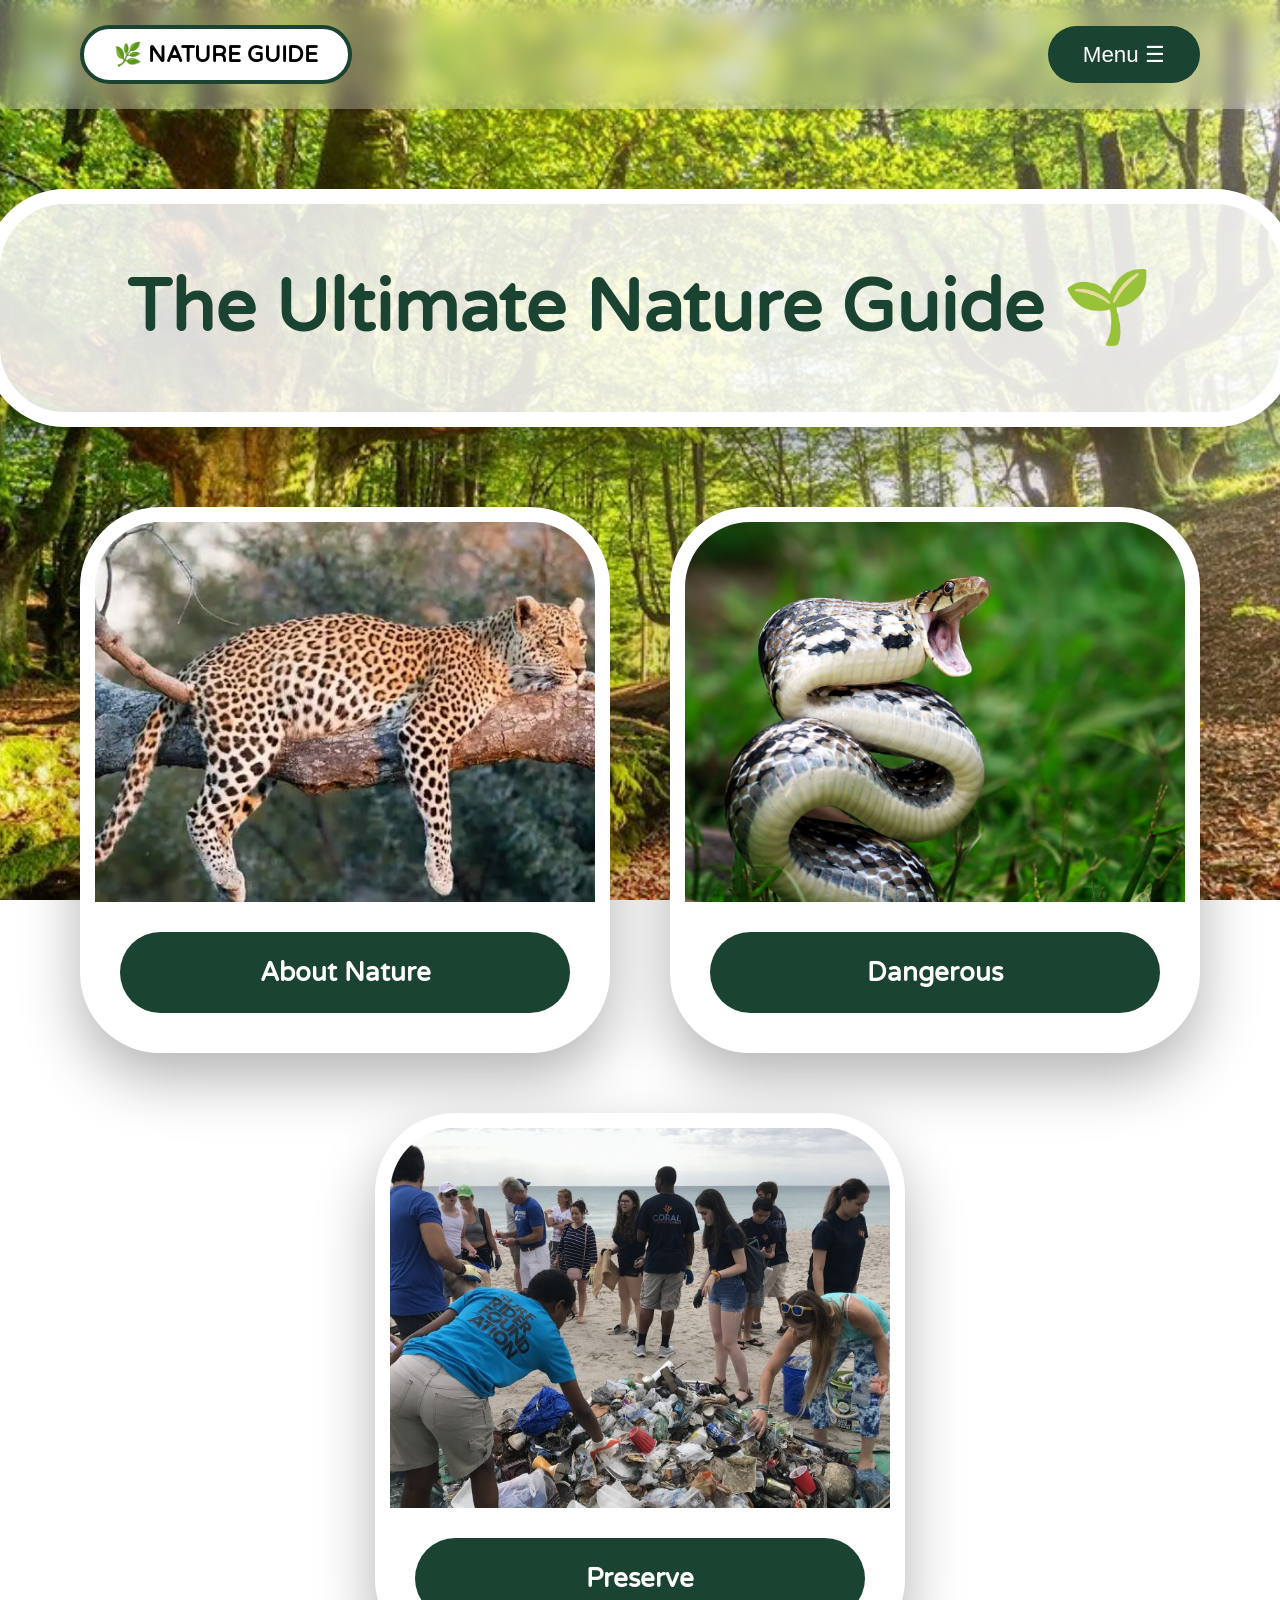
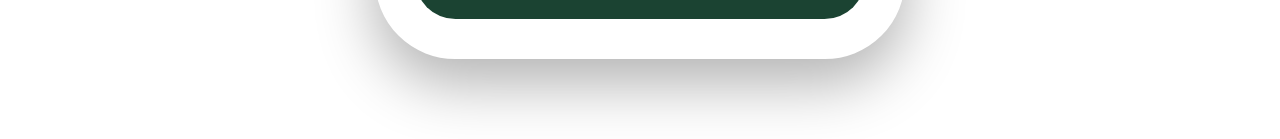
<file: index.html>
<!DOCTYPE html>
<html lang="en">
<head>
    <meta charset="UTF-8">
    <title>Nature Guide | Home</title>
    <link rel="stylesheet" href="style.css">
</head>
<body style="background: url('background.jpg') no-repeat center center fixed; background-size: cover;">
    <nav class="navbar">
        <div class="logo-box">🌿 NATURE GUIDE</div>
        <div class="dropdown">
            <button class="dropbtn">Menu ☰</button>
            <div class="dropdown-content">
                <a href="index.html">Home</a>
                <a href="about.html">About Nature</a>
                <a href="dangerous.html">Dangerous</a>
                <a href="help.html">Preserve</a>
            </div>
        </div>
    </nav>

    <div class="container">
        <div class="bubbly-border" style="padding: 60px 100px; background: rgba(255, 255, 255, 0.85); width: 90%; max-width: 1400px; text-align: center;">
            <h1 style="margin:0; font-size: 4.5rem; color: #1b4332;">The Ultimate Nature Guide 🌱</h1>
        </div>

        <div class="grid" style="margin-top: 80px;">
            <div class="card bubbly-border">
                <img src="jaguar.jpg">
                <a href="about.html" class="btn-long">About Nature</a>
            </div>
            <div class="card bubbly-border">
                <img src="snake2.jpg">
                <a href="dangerous.html" class="btn-long">Dangerous</a>
            </div>
            <div class="card bubbly-border">
                <img src="persves.jpg">
                <a href="help.html" class="btn-long">Preserve</a>
            </div>
        </div>
    </div>
</body>
</html>
</file>
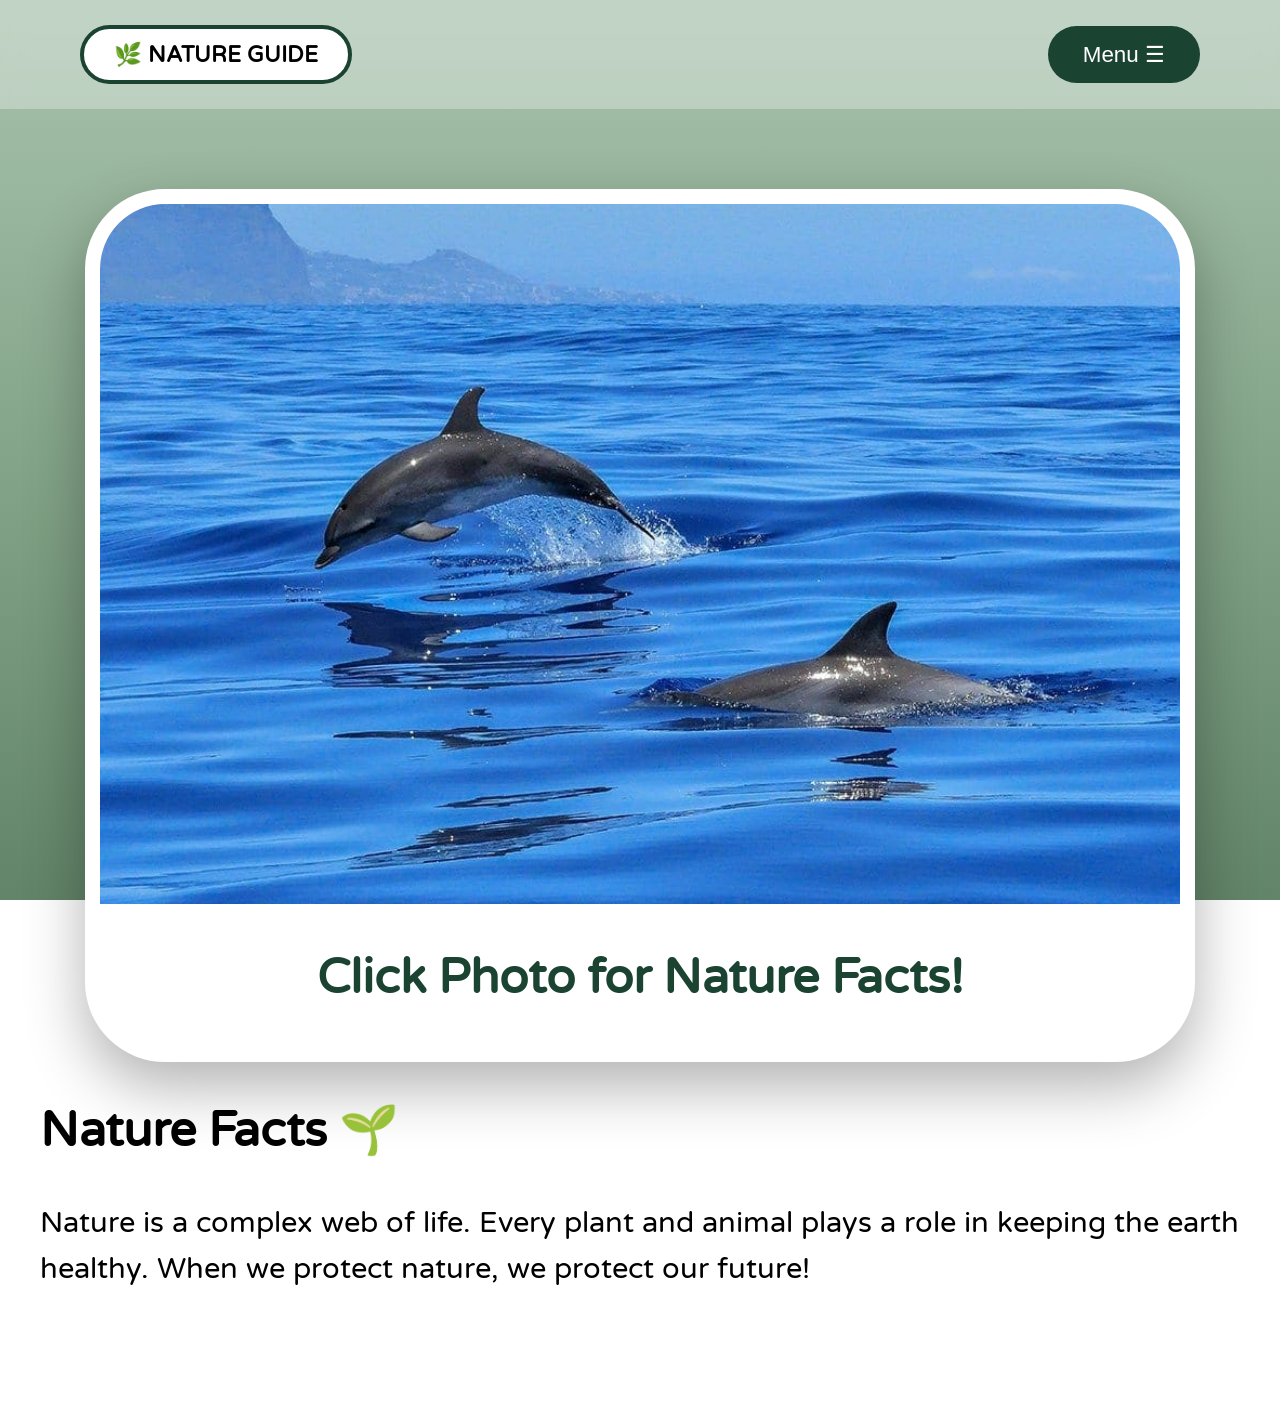
<file: about.html>
<!DOCTYPE html>
<html lang="en">
<head>
    <meta charset="UTF-8">
    <title>About Nature</title>
    <link rel="stylesheet" href="style.css">
</head>
<body>
    <nav class="navbar">
        <div class="logo-box">🌿 NATURE GUIDE</div>
        <div class="dropdown">
            <button class="dropbtn">Menu ☰</button>
            <div class="dropdown-content">
                <a href="index.html">Home</a>
                <a href="about.html">About Nature</a>
                <a href="dangerous.html">Dangerous</a>
                <a href="help.html">Preserve</a>
            </div>
        </div>
    </nav>

    <div class="container">
        <div class="bubbly-border card" style="width: 90%; max-width: 1200px; cursor: pointer;" onclick="startNature()">
            <img src="understand1.jpg" style="height: 700px; width: 100%; object-fit: cover;">
            <div style="padding: 40px; text-align: center;">
                <p style="font-weight:bold; color:#1b4332; font-size: 3rem; margin: 0;">Click Photo for Nature Facts!</p>
            </div>
        </div>

        <div id="factBox" class="fact-box">
            <h2 style="font-size: 3rem;">Nature Facts 🌱</h2>
            <p style="font-size: 1.8rem; line-height: 1.6;">Nature is a complex web of life. Every plant and animal plays a role in keeping the earth healthy. When we protect nature, we protect our future!</p>
        </div>
    </div>

    <script>
        function startNature() {
            document.getElementById('factBox').style.display = 'block';
            for(let i=0; i<50; i++) {
                const e = document.createElement('div');
                e.className = 'emoji';
                e.innerText = ['🌿','🍃','🌻','🌲','🌸'][Math.floor(Math.random()*5)];
                e.style.left = Math.random() * 100 + 'vw';
                e.style.animationDuration = (Math.random() * 2 + 3) + 's';
                document.body.appendChild(e);
                setTimeout(() => { e.remove(); }, 5000);
            }
            document.getElementById('factBox').scrollIntoView({ behavior: 'smooth' });
        }
    </script>
</body>
</html>
</file>
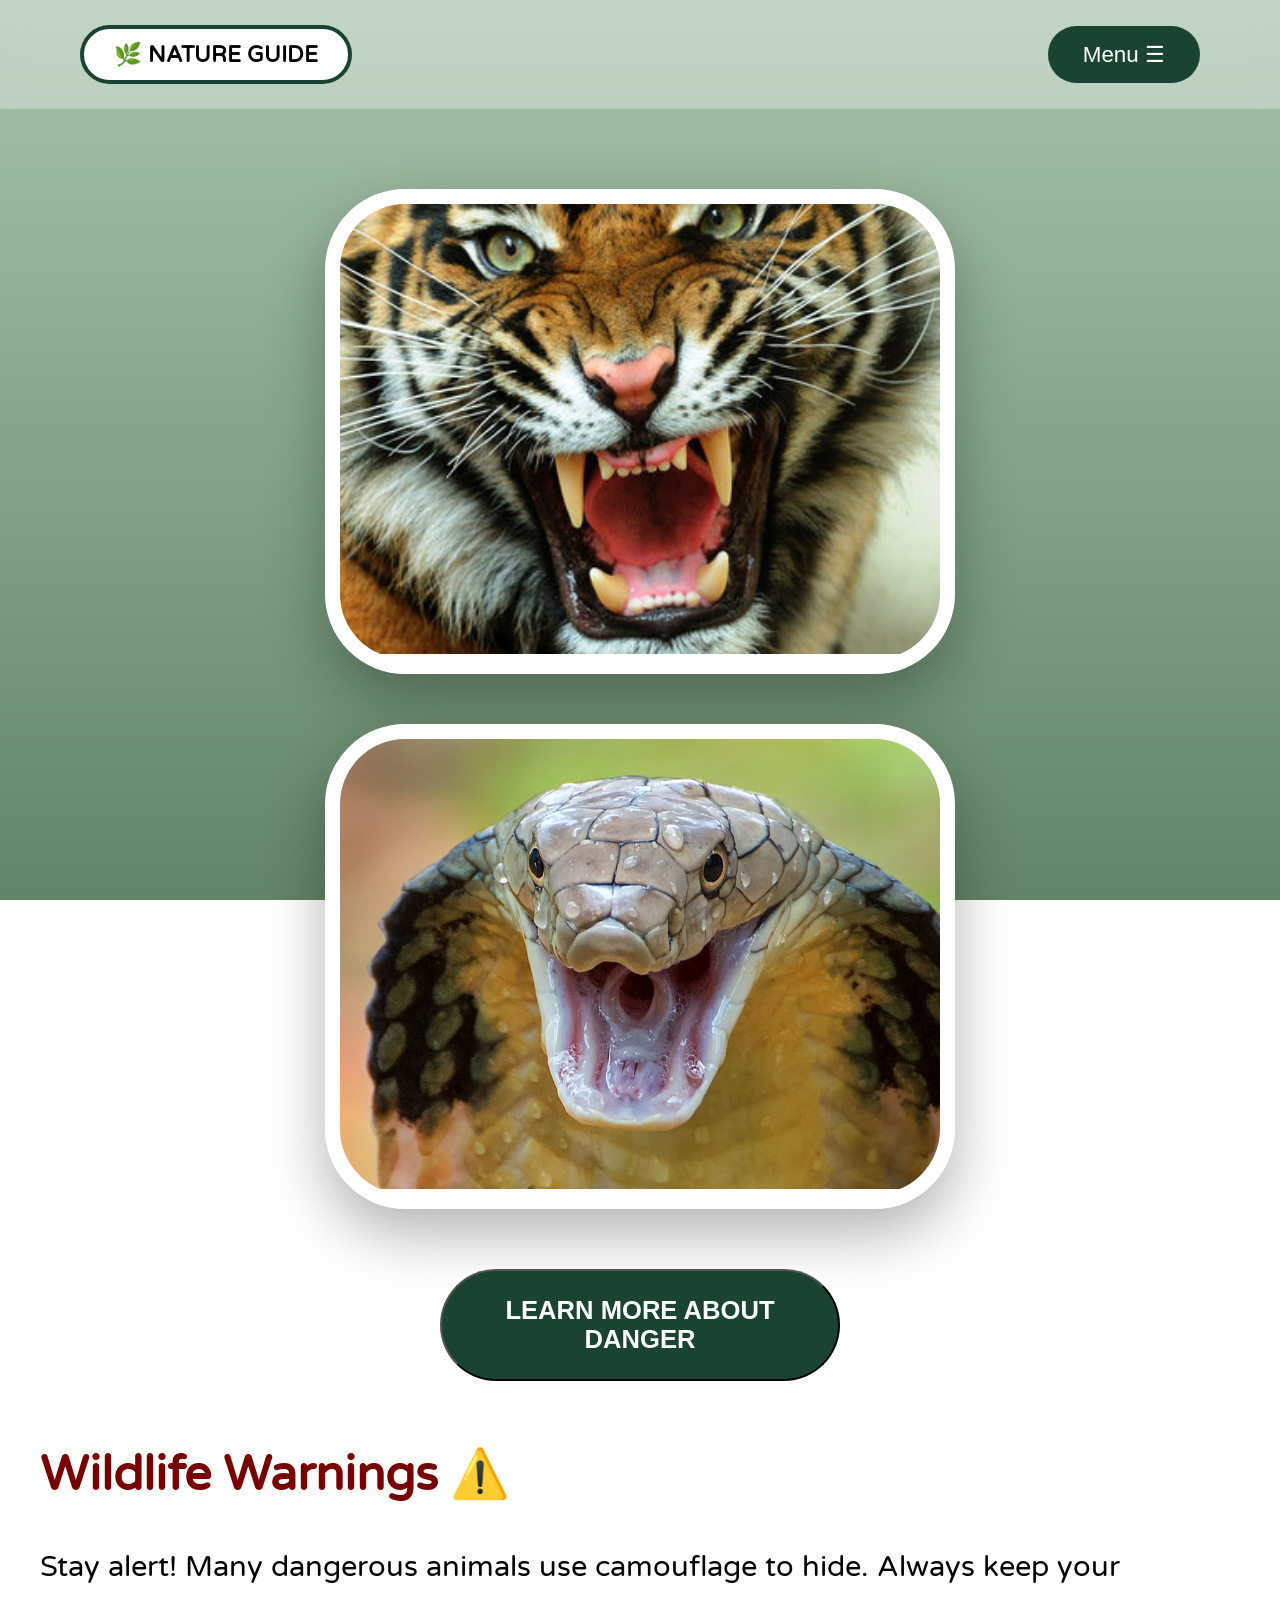
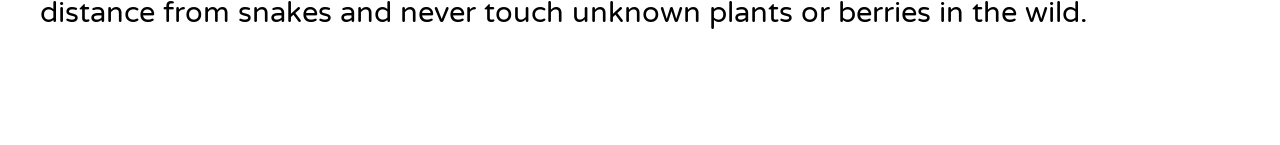
<file: dangerous.html>
<!DOCTYPE html>
<html lang="en">
<head>
    <meta charset="UTF-8">
    <title>Dangerous Wildlife</title>
    <link rel="stylesheet" href="style.css">
</head>
<body>
    <nav class="navbar">
        <div class="logo-box">🌿 NATURE GUIDE</div>
        <div class="dropdown">
            <button class="dropbtn">Menu ☰</button>
            <div class="dropdown-content">
                <a href="index.html">Home</a>
                <a href="about.html">About Nature</a>
                <a href="dangerous.html">Dangerous</a>
                <a href="help.html">Preserve</a>
            </div>
        </div>
    </nav>

    <div class="container">
        <div class="grid" style="gap: 50px;">
            <div class="card bubbly-border" style="width: 600px;"><img src="anger.jpg" style="height: 450px;"></div>
            <div class="card bubbly-border" style="width: 600px;"><img src="snake.jpg" style="height: 450px;"></div>
        </div>

        <button class="btn-long" style="width: 400px; margin-top: 60px;" onclick="startDanger()">LEARN MORE ABOUT DANGER</button>

        <div id="dangerFacts" class="fact-box">
            <h2 style="font-size: 3rem; color: #780000;">Wildlife Warnings ⚠️</h2>
            <p style="font-size: 1.8rem; line-height: 1.6;">Stay alert! Many dangerous animals use camouflage to hide. Always keep your distance from snakes and never touch unknown plants or berries in the wild.</p>
        </div>
    </div>

    <script>
        function startDanger() {
            document.getElementById('dangerFacts').style.display = 'block';
            for(let i=0; i<50; i++) {
                const e = document.createElement('div');
                e.className = 'emoji';
                e.innerText = ['⚠️','🐍','🦂','🚫'][Math.floor(Math.random()*4)];
                e.style.left = Math.random() * 100 + 'vw';
                e.style.animationDuration = (Math.random() * 2 + 2) + 's';
                document.body.appendChild(e);
                setTimeout(() => { e.remove(); }, 5000);
            }
            document.getElementById('dangerFacts').scrollIntoView({ behavior: 'smooth' });
        }
    </script>
</body>
</html>
</file>
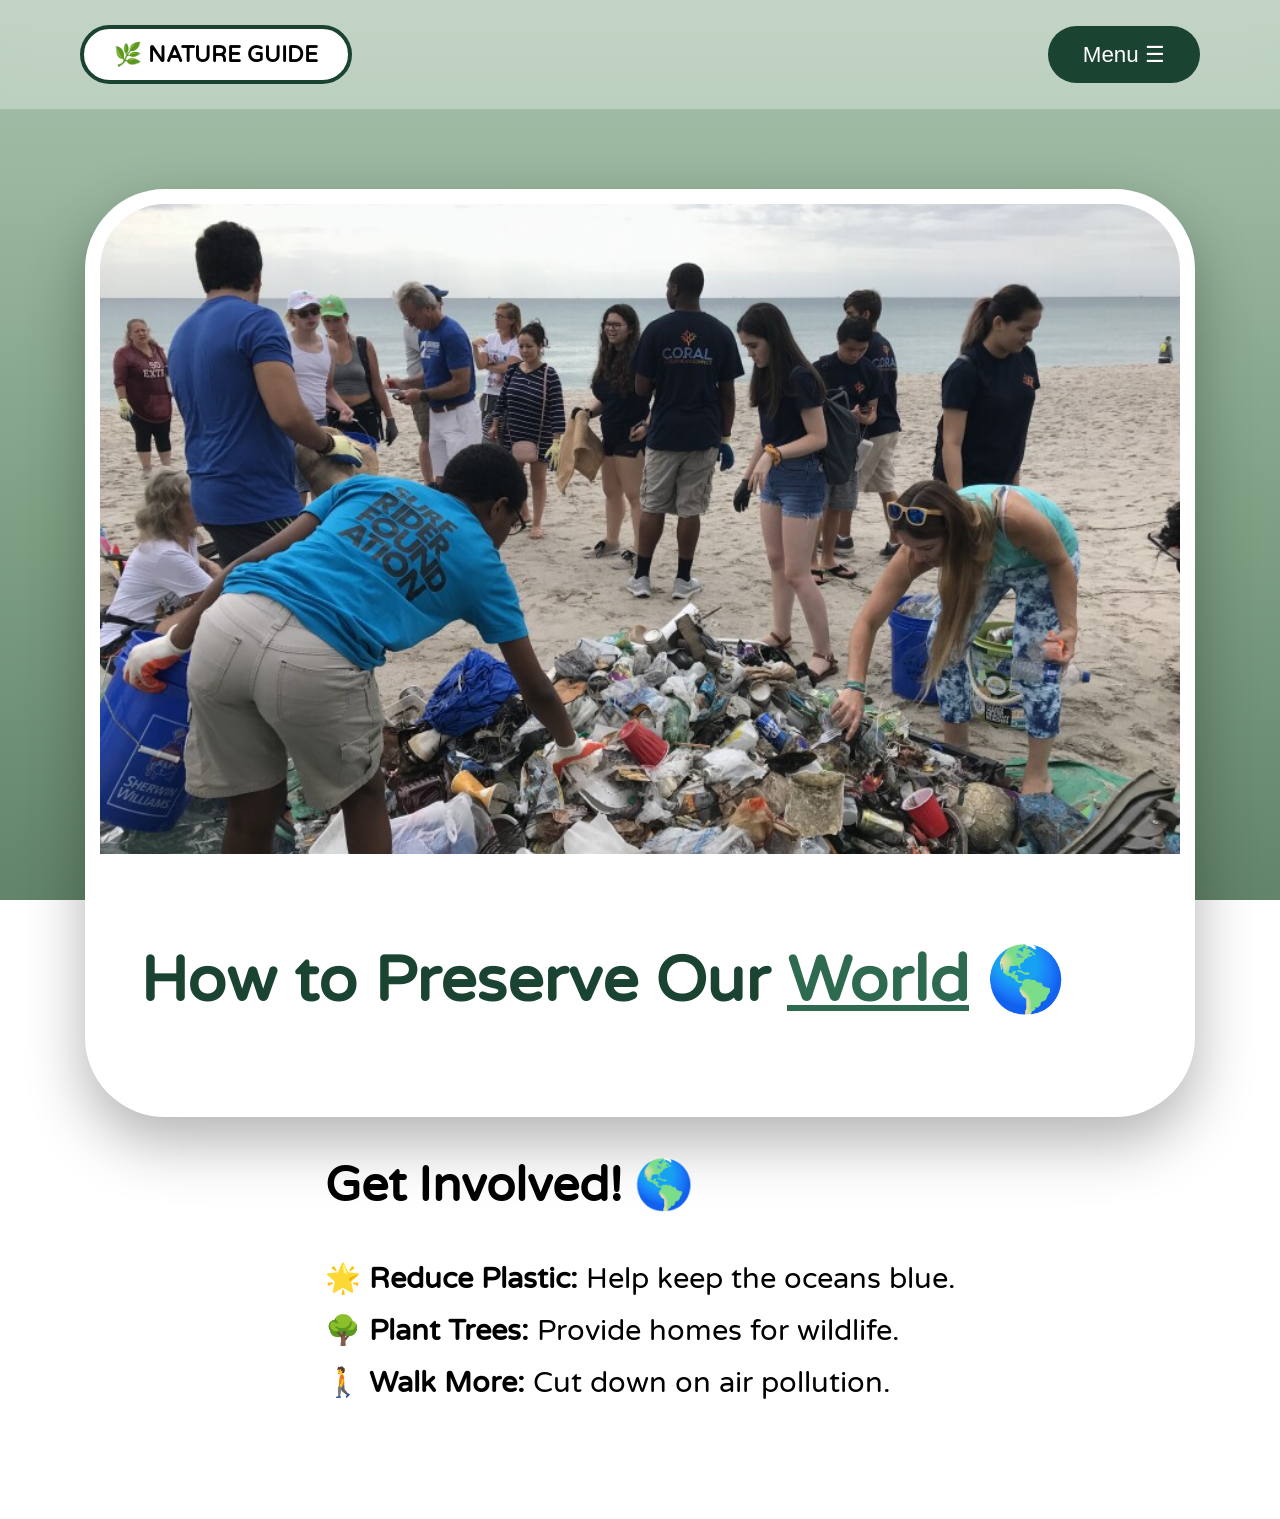
<file: help.html>
<!DOCTYPE html>
<html lang="en">
<head>
    <meta charset="UTF-8">
    <title>Nature Guide | Preserve</title>
    <link rel="stylesheet" href="style.css">
</head>
<body>
    <nav class="navbar">
        <div class="logo-box">🌿 NATURE GUIDE</div>
        <div class="dropdown">
            <button class="dropbtn">Menu ☰</button>
            <div class="dropdown-content">
                <a href="index.html">Home</a>
                <a href="about.html">About Nature</a>
                <a href="dangerous.html">Dangerous</a>
                <a href="help.html">Preserve</a>
            </div>
        </div>
    </nav>

    <div class="container">
        <div class="bubbly-border card" style="width: 90%; max-width: 1200px;">
            <img src="persves.jpg" style="height: 650px; width: 100%; object-fit: cover;">
            <div style="padding: 40px;">
                <h1 style="font-size: 4rem; color: #1b4332;">
                    How to Preserve Our 
                    <span onclick="startEarth()" style="cursor: pointer; text-decoration: underline; color: #2d6a4f;">World</span> 🌎
                </h1>
            </div>
        </div>

        <div id="preserveFacts" class="fact-box">
            <h2 style="font-size: 3rem;">Get Involved! 🌎</h2>
            <p style="font-size: 1.8rem; line-height: 1.8; text-align: left;">
                🌟 <b>Reduce Plastic:</b> Help keep the oceans blue.<br>
                🌳 <b>Plant Trees:</b> Provide homes for wildlife.<br>
                🚶 <b>Walk More:</b> Cut down on air pollution.
            </p>
        </div>
    </div>

    <script>
        function startEarth() {
            document.getElementById('preserveFacts').style.display = 'block';
            for(let i=0; i<50; i++) {
                const e = document.createElement('div');
                e.className = 'emoji';
                e.innerText = '🌎';
                e.style.left = Math.random() * 100 + 'vw';
                e.style.animationDuration = (Math.random() * 2 + 3) + 's';
                document.body.appendChild(e);
                setTimeout(() => { e.remove(); }, 5000);
            }
            document.getElementById('preserveFacts').scrollIntoView({ behavior: 'smooth' });
        }
    </script>
</body>
</html>
</file>
<file: style.css>
@import url('https://fonts.googleapis.com/css2?family=Varela+Round&display=swap');

body {
    background: linear-gradient(180deg, #a8c2ad 0%, #84a589 50%, #628468 100%);
    background-attachment: fixed;
    margin: 0;
    font-family: 'Varela Round', sans-serif;
    min-height: 100vh;
    overflow-x: hidden;
}

.navbar {
    background: rgba(255, 255, 255, 0.3);
    backdrop-filter: blur(10px);
    padding: 25px 80px; /* Wider padding */
    display: flex;
    justify-content: space-between;
    align-items: center;
    position: sticky;
    top: 0;
    z-index: 1000;
}

.logo-box {
    border: 4px solid #1b4332;
    padding: 12px 30px;
    border-radius: 60px;
    background: white;
    font-weight: bold;
    font-size: 1.4rem; /* Larger logo */
}

/* Container now takes up more vertical space */
.container { 
    display: flex; 
    flex-direction: column; 
    align-items: center; 
    padding: 80px 40px; 
    min-height: 90vh; 
}

.bubbly-border {
    border: 15px solid white; /* Thicker borders */
    border-radius: 80px; /* Rounder corners */
    box-shadow: 0 25px 60px rgba(0,0,0,0.3);
    background: white;
    overflow: hidden;
}

/* Grid is now wider to spread cards across the screen */
.grid { 
    display: flex; 
    justify-content: center; 
    gap: 60px; 
    flex-wrap: wrap; 
    width: 95%; 
    max-width: 1800px;
}

/* Cards are significantly larger */
.card { 
    width: 500px; 
    transition: transform 0.4s; 
}

.card:hover { transform: scale(1.03); }

.card img { 
    width: 100%; 
    height: 380px; /* Much taller images */
    object-fit: cover; 
}

.btn-long {
    display: block;
    background: #1b4332;
    color: white;
    text-decoration: none;
    padding: 25px;
    border-radius: 60px;
    font-weight: bold;
    font-size: 1.6rem; /* Bigger button text */
    text-align: center;
    margin: 25px;
}

/* Dropdown Menu Styles */
.dropdown { position: relative; display: inline-block; }
.dropbtn { 
    background: #1b4332; 
    color: white; 
    padding: 15px 35px; 
    font-size: 1.4rem; 
    border: none; 
    border-radius: 40px; 
    cursor: pointer; 
}
.dropdown-content {
    display: none;
    position: absolute;
    right: 0;
    background-color: white;
    min-width: 220px;
    border-radius: 30px;
    overflow: hidden;
}
.dropdown-content a {
    color: #1b4332;
    padding: 18px 25px;
    text-decoration: none;
    display: block;
    font-weight: bold;
    font-size: 1.2rem;
}
.dropdown:hover .dropdown-content { display: block; }

/* Emoji Animation */
.emoji {
    position: fixed;
    top: -60px;
    font-size: 50px;
    z-index: 2000;
    pointer-events: none;
    animation: fall linear forwards;
}

@keyframes fall { to { transform: translateY(110vh) rotate(360deg); opacity: 0; } }
</file>
